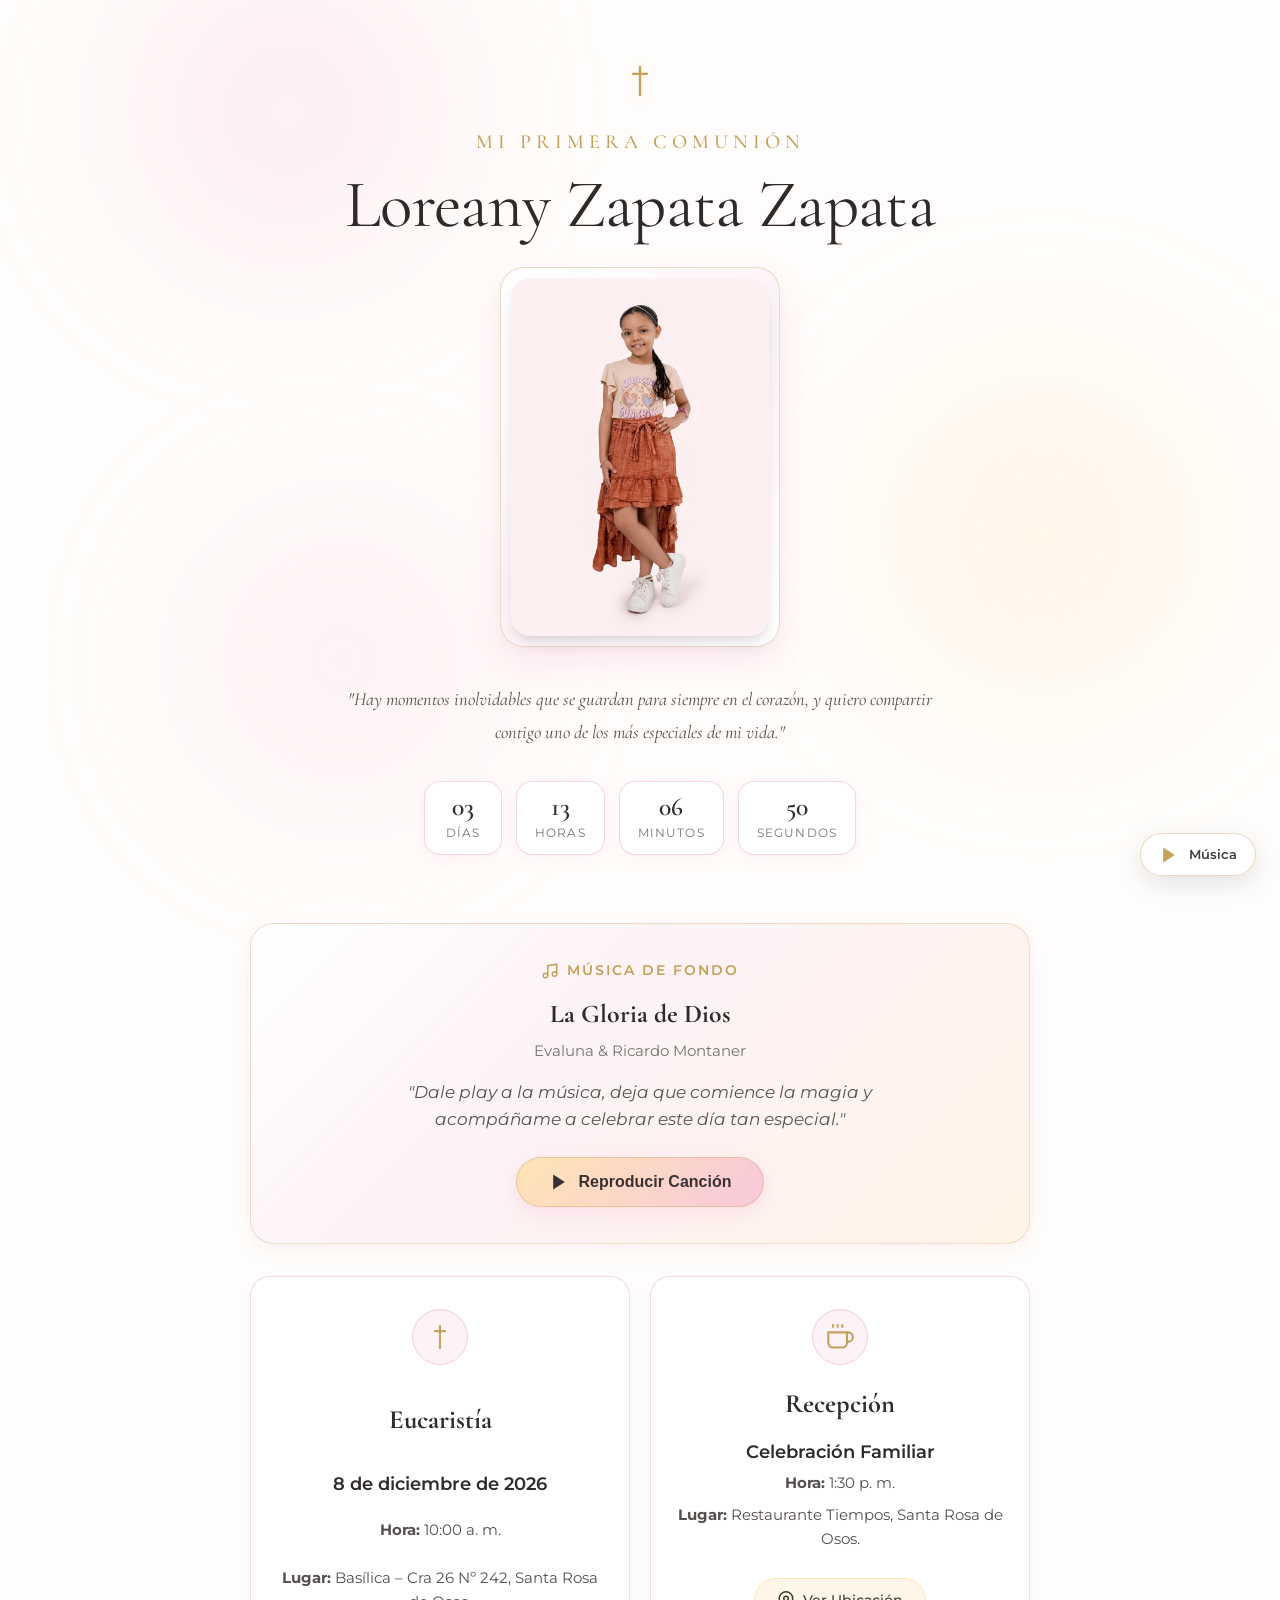
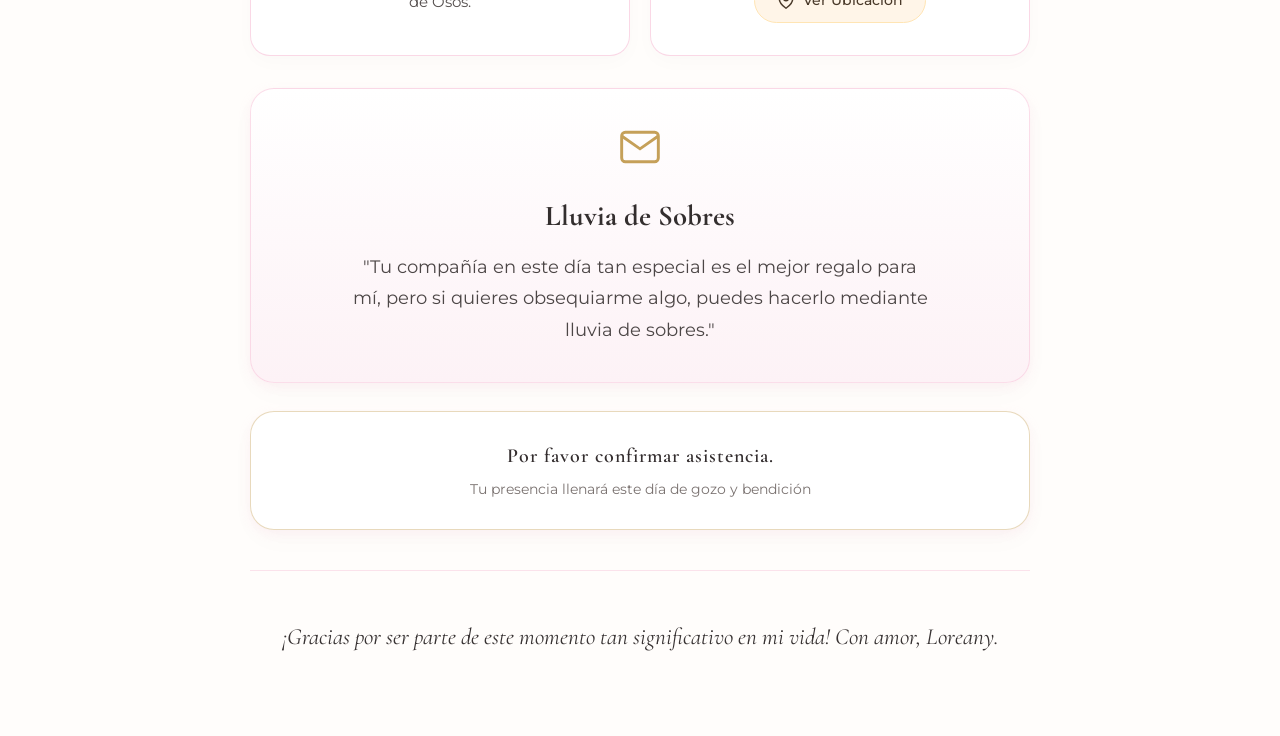
<file: invitacion.html>
<!DOCTYPE html>
<html lang="es">
<head>
  <meta charset="UTF-8">
  <meta name="viewport" content="width=device-width, initial-scale=1.0">
  <title>Mi Primera Comunión - Loreany Zapata Zapata</title>
  <link rel="preconnect" href="https://fonts.googleapis.com">
  <link rel="preconnect" href="https://fonts.gstatic.com" crossorigin>
  <link href="https://fonts.googleapis.com/css2?family=Cormorant+Garamond:ital,wght@0,300;0,400;0,600;1,400&family=Great+Vibes&family=Montserrat:wght@300;400;500;600&family=Playfair+Display:ital,wght@0,400;0,600;1,400&display=swap" rel="stylesheet">
  <style>
    :root {
      --bg-white: #FFFFFF;
      --bg-cream: #FFFDFB;
      --pink-pastel: #F8C8DC;
      --pink-soft: #FDF2F6;
      --peach-pastel: #FFE5B4;
      --peach-soft: #FFF5E8;
      --gold-accent: #C5A059;
      --gold-light: #E8D3A2;
      --text-dark: #3F3B3B;
      --text-muted: #7A7270;
    }

    * {
      box-sizing: border-box;
      margin: 0;
      padding: 0;
    }

    body {
      font-family: 'Montserrat', sans-serif;
      background-color: var(--bg-cream);
      color: var(--text-dark);
      line-height: 1.6;
      overflow-x: hidden;
    }

    .container {
      max-width: 820px;
      margin: 0 auto;
      padding: 0 20px;
    }

    .serif-title {
      font-family: 'Cormorant Garamond', Georgia, serif;
    }

    .script-title {
      font-family: 'Great Vibes', cursive;
    }

    /* Ambient background gradient elements */
    .bg-glow {
      position: fixed;
      border-radius: 50%;
      filter: blur(80px);
      z-index: -1;
      opacity: 0.6;
      pointer-events: none;
    }
    .glow-1 {
      top: -50px;
      left: 10%;
      width: 320px;
      height: 320px;
      background: rgba(248, 200, 220, 0.45);
    }
    .glow-2 {
      top: 40%;
      right: 5%;
      width: 350px;
      height: 350px;
      background: rgba(255, 229, 180, 0.4);
    }
    .glow-3 {
      bottom: 10%;
      left: 15%;
      width: 300px;
      height: 300px;
      background: rgba(248, 200, 220, 0.35);
    }

    /* Hero Section */
    .hero {
      text-align: center;
      padding: 60px 20px 40px;
      position: relative;
    }

    .cross-icon {
      display: inline-block;
      margin-bottom: 16px;
      color: var(--gold-accent);
      filter: drop-shadow(0 2px 4px rgba(197, 160, 89, 0.2));
    }

    .hero-kicker {
      font-size: 1.25rem;
      letter-spacing: 0.25em;
      text-transform: uppercase;
      color: var(--gold-accent);
      font-weight: 500;
      margin-bottom: 8px;
    }

    .hero-name {
      font-size: clamp(2.5rem, 6vw, 4.2rem);
      font-weight: 400;
      line-height: 1.15;
      color: #2F2A2A;
      margin-bottom: 24px;
      letter-spacing: -0.01em;
    }

    /* Photo container with rounded-3xl and shadow-lg */
    .photo-arch-wrapper {
      position: relative;
      width: 280px;
      max-width: 85%;
      height: 380px;
      margin: 0 auto 36px;
      padding: 10px;
      background: linear-gradient(135deg, #FFFFFF, var(--pink-soft), #FFFFFF);
      border-radius: 24px;
      box-shadow: 0 15px 35px rgba(248, 200, 220, 0.4), 0 5px 15px rgba(0,0,0,0.03);
      border: 1px solid rgba(197, 160, 89, 0.35);
    }

    .photo-arch {
      width: 100%;
      height: 100%;
      border-radius: 20px;
      box-shadow: 0 10px 15px -3px rgba(0, 0, 0, 0.1), 0 4px 6px -2px rgba(0, 0, 0, 0.05);
      object-fit: cover;
      object-position: top;
      display: block;
    }

    .intro-quote {
      max-width: 620px;
      margin: 0 auto;
      font-size: 1.15rem;
      font-style: italic;
      color: #554F4E;
      line-height: 1.8;
      position: relative;
      padding: 0 15px;
    }

    /* Countdown bar */
    .countdown-container {
      margin: 32px auto 0;
      display: flex;
      justify-content: center;
      gap: 14px;
      flex-wrap: wrap;
    }

    .countdown-card {
      background: #FFFFFF;
      border: 1px solid rgba(248, 200, 220, 0.8);
      border-radius: 16px;
      padding: 12px 18px;
      min-width: 78px;
      text-align: center;
      box-shadow: 0 4px 15px rgba(248, 200, 220, 0.2);
    }

    .countdown-num {
      font-size: 1.6rem;
      font-weight: 600;
      color: #332E2E;
      font-family: 'Cormorant Garamond', Georgia, serif;
      line-height: 1;
    }

    .countdown-label {
      font-size: 0.72rem;
      text-transform: uppercase;
      letter-spacing: 0.1em;
      color: var(--text-muted);
      margin-top: 4px;
    }

    /* Music Section */
    .section-card {
      background: rgba(255, 255, 255, 0.92);
      border-radius: 24px;
      border: 1px solid rgba(248, 200, 220, 0.6);
      padding: 36px 28px;
      margin: 28px auto;
      box-shadow: 0 10px 30px rgba(0, 0, 0, 0.02), 0 4px 12px rgba(248, 200, 220, 0.18);
      position: relative;
      backdrop-filter: blur(8px);
    }

    .music-box {
      text-align: center;
      background: linear-gradient(135deg, rgba(255,255,255,0.98), var(--pink-soft) 40%, var(--peach-soft) 100%);
      border: 1px solid rgba(197, 160, 89, 0.3);
    }

    .music-badge {
      display: inline-flex;
      align-items: center;
      gap: 8px;
      color: var(--gold-accent);
      font-size: 0.85rem;
      letter-spacing: 0.15em;
      text-transform: uppercase;
      font-weight: 600;
      margin-bottom: 12px;
    }

    .music-title {
      font-size: 1.6rem;
      color: #2F2A2A;
      margin-bottom: 4px;
    }

    .music-artist {
      font-size: 0.95rem;
      color: var(--text-muted);
      margin-bottom: 16px;
    }

    .music-inspire {
      font-size: 1.05rem;
      font-style: italic;
      color: #5A5352;
      max-width: 540px;
      margin: 0 auto 24px;
      line-height: 1.6;
    }

    .play-btn {
      display: inline-flex;
      align-items: center;
      gap: 10px;
      background: linear-gradient(135deg, #FFE5B4, #F8C8DC);
      color: #3B3133;
      border: 1px solid rgba(197, 160, 89, 0.4);
      padding: 14px 32px;
      border-radius: 50px;
      font-size: 1rem;
      font-weight: 600;
      cursor: pointer;
      box-shadow: 0 6px 18px rgba(248, 200, 220, 0.5);
      transition: all 0.3s ease;
    }

    .play-btn:hover {
      transform: translateY(-2px);
      box-shadow: 0 10px 24px rgba(248, 200, 220, 0.7);
    }

    /* Event Details Grid */
    .details-grid {
      display: grid;
      grid-template-columns: repeat(auto-fit, minmax(280px, 1fr));
      gap: 20px;
      margin: 32px 0;
    }

    .detail-card {
      background: #FFFFFF;
      border-radius: 20px;
      padding: 32px 24px;
      border: 1px solid rgba(248, 200, 220, 0.7);
      text-align: center;
      box-shadow: 0 6px 20px rgba(0, 0, 0, 0.02);
      display: flex;
      flex-direction: column;
      align-items: center;
      justify-content: space-between;
      position: relative;
    }

    .detail-icon-circle {
      width: 56px;
      height: 56px;
      border-radius: 50%;
      background: var(--pink-soft);
      border: 1px solid var(--pink-pastel);
      display: flex;
      align-items: center;
      justify-content: center;
      margin-bottom: 18px;
      color: var(--gold-accent);
    }

    .detail-card-title {
      font-size: 1.65rem;
      color: #312C2C;
      margin-bottom: 12px;
    }

    .detail-item {
      margin-bottom: 8px;
      font-size: 0.95rem;
      color: #554F4E;
    }

    .detail-highlight {
      font-size: 1.15rem;
      font-weight: 600;
      color: #2F2A2A;
      margin-bottom: 4px;
    }

    .btn-maps {
      display: inline-flex;
      align-items: center;
      gap: 8px;
      background: #FFFFFF;
      border: 1px solid var(--peach-pastel);
      background-color: var(--peach-soft);
      color: #4A3A2A;
      padding: 10px 22px;
      border-radius: 50px;
      text-decoration: none;
      font-weight: 500;
      font-size: 0.9rem;
      margin-top: 18px;
      transition: all 0.2s ease;
    }

    .btn-maps:hover {
      background: var(--peach-pastel);
      transform: translateY(-1px);
    }

    /* Envelope Gift Section */
    .gift-box {
      text-align: center;
      background: linear-gradient(to bottom, #FFFFFF, var(--pink-soft));
    }

    .envelope-icon {
      width: 52px;
      height: 52px;
      margin: 0 auto 16px;
      color: var(--gold-accent);
    }

    .gift-text {
      max-width: 580px;
      margin: 0 auto;
      font-size: 1.1rem;
      line-height: 1.8;
      color: #4C4646;
    }

    /* Attendance confirmation section */
    .rsvp-box {
      text-align: center;
      background: #FFFFFF;
      border: 1px solid rgba(197, 160, 89, 0.4);
      padding: 28px 24px;
    }

    .rsvp-notice {
      font-size: 1.25rem;
      font-weight: 600;
      letter-spacing: 0.05em;
      color: #332D2E;
    }

    .rsvp-subtext {
      font-size: 0.9rem;
      color: var(--text-muted);
      margin-top: 6px;
    }

    /* Footer */
    footer {
      text-align: center;
      padding: 48px 20px 60px;
      border-top: 1px solid rgba(248, 200, 220, 0.5);
      margin-top: 40px;
    }

    .footer-thanks {
      font-size: 1.45rem;
      font-style: italic;
      color: #383333;
      margin-bottom: 20px;
    }


    /* Floating music pill */
    .floating-audio-widget {
      position: fixed;
      bottom: 24px;
      right: 24px;
      z-index: 999;
      background: rgba(255, 255, 255, 0.95);
      backdrop-filter: blur(10px);
      border: 1px solid rgba(197, 160, 89, 0.4);
      padding: 10px 18px;
      border-radius: 50px;
      box-shadow: 0 8px 24px rgba(0, 0, 0, 0.1);
      display: flex;
      align-items: center;
      gap: 10px;
      cursor: pointer;
      transition: all 0.2s ease;
    }
    .floating-audio-widget:hover {
      transform: scale(1.03);
    }

    .eq-bar {
      display: inline-block;
      width: 3px;
      height: 14px;
      background-color: var(--gold-accent);
      border-radius: 2px;
      animation: bounce 1s infinite alternate;
    }
    .eq-bar:nth-child(2) { animation-delay: 0.2s; height: 18px; }
    .eq-bar:nth-child(3) { animation-delay: 0.4s; height: 10px; }

    @keyframes bounce {
      0% { height: 6px; }
      100% { height: 18px; }
    }
  </style>
</head>
<body>
  <div class="bg-glow glow-1"></div>
  <div class="bg-glow glow-2"></div>
  <div class="bg-glow glow-3"></div>

  <!-- Hidden YouTube iframe player -->
  <div style="position: absolute; width: 1px; height: 1px; opacity: 0; pointer-events: none; overflow: hidden;">
    <iframe id="ytplayer" width="200" height="200" src="https://www.youtube.com/embed/LRsgqFu5c1o?enablejsapi=1&playsinline=1" title="La Gloria de Dios" allow="autoplay"></iframe>
  </div>

  <div class="container">
    <!-- Hero Section -->
    <header class="hero">
      <div class="cross-icon">
        <svg width="34" height="42" viewBox="0 0 24 24" fill="none" stroke="currentColor" stroke-width="1.6" stroke-linecap="round" stroke-linejoin="round">
          <path d="M12 2v20M7 7h10"/>
        </svg>
      </div>

      <p class="hero-kicker serif-title">Mi Primera Comunión</p>
      <h1 class="hero-name serif-title">Loreany Zapata Zapata</h1>

      <div class="photo-arch-wrapper">
        <img class="photo-arch" src="/src/assets/images/Gemini_Generated_Image_uj01hsuj01hsuj01.jfif" alt="Loreany Zapata Zapata - Primera Comunión">
      </div>

      <p class="intro-quote serif-title">
        "Hay momentos inolvidables que se guardan para siempre en el corazón, y quiero compartir contigo uno de los más especiales de mi vida."
      </p>

      <!-- Countdown -->
      <div class="countdown-container" id="countdown">
        <div class="countdown-card">
          <div class="countdown-num" id="days">--</div>
          <div class="countdown-label">Días</div>
        </div>
        <div class="countdown-card">
          <div class="countdown-num" id="hours">--</div>
          <div class="countdown-label">Horas</div>
        </div>
        <div class="countdown-card">
          <div class="countdown-num" id="minutes">--</div>
          <div class="countdown-label">Minutos</div>
        </div>
        <div class="countdown-card">
          <div class="countdown-num" id="seconds">--</div>
          <div class="countdown-label">Segundos</div>
        </div>
      </div>
    </header>

    <!-- Music Player Section -->
    <section class="section-card music-box">
      <div class="music-badge">
        <svg width="18" height="18" viewBox="0 0 24 24" fill="none" stroke="currentColor" stroke-width="2">
          <path d="M9 18V5l12-2v13"></path>
          <circle cx="6" cy="18" r="3"></circle>
          <circle cx="18" cy="16" r="3"></circle>
        </svg>
        Música de Fondo
      </div>
      <h2 class="serif-title music-title">La Gloria de Dios</h2>
      <p class="music-artist">Evaluna & Ricardo Montaner</p>

      <p class="music-inspire">
        "Dale play a la música, deja que comience la magia y acompáñame a celebrar este día tan especial."
      </p>

      <button id="togglePlayBtn" class="play-btn" type="button">
        <svg id="playIcon" width="20" height="20" viewBox="0 0 24 24" fill="currentColor">
          <polygon points="5 3 19 12 5 21 5 3"></polygon>
        </svg>
        <span id="playText">Reproducir Canción</span>
      </button>
    </section>

    <!-- Event Details Grid -->
    <section class="details-grid">
      <!-- Eucaristía -->
      <article class="detail-card">
        <div class="detail-icon-circle">
          <svg width="28" height="28" viewBox="0 0 24 24" fill="none" stroke="currentColor" stroke-width="1.8">
            <path d="M12 2v20M7 7h10"/>
          </svg>
        </div>
        <h3 class="serif-title detail-card-title">Eucaristía</h3>
        <p class="detail-highlight">8 de diciembre de 2026</p>
        <p class="detail-item"><strong>Hora:</strong> 10:00 a. m.</p>
        <p class="detail-item"><strong>Lugar:</strong> Basílica – Cra 26 Nº 242, Santa Rosa de Osos.</p>
      </article>

      <!-- Recepción -->
      <article class="detail-card">
        <div class="detail-icon-circle">
          <svg width="28" height="28" viewBox="0 0 24 24" fill="none" stroke="currentColor" stroke-width="1.8">
            <path d="M18 8h1a4 4 0 0 1 0 8h-1"></path>
            <path d="M2 8h16v9a4 4 0 0 1-4 4H6a4 4 0 0 1-4-4V8z"></path>
            <line x1="6" y1="1" x2="6" y2="4"></line>
            <line x1="10" y1="1" x2="10" y2="4"></line>
            <line x1="14" y1="1" x2="14" y2="4"></line>
          </svg>
        </div>
        <h3 class="serif-title detail-card-title">Recepción</h3>
        <p class="detail-highlight">Celebración Familiar</p>
        <p class="detail-item"><strong>Hora:</strong> 1:30 p. m.</p>
        <p class="detail-item"><strong>Lugar:</strong> Restaurante Tiempos, Santa Rosa de Osos.</p>
        
        <a href="https://maps.app.goo.gl/wNUr5r8tPXLYmGvz6" target="_blank" rel="noopener noreferrer" class="btn-maps">
          <svg width="18" height="18" viewBox="0 0 24 24" fill="none" stroke="currentColor" stroke-width="2">
            <path d="M21 10c0 7-9 13-9 13s-9-6-9-13a9 9 0 0 1 18 0z"></path>
            <circle cx="12" cy="10" r="3"></circle>
          </svg>
          Ver Ubicación
        </a>
      </article>
    </section>

    <!-- Gift Suggestion Section (Lluvia de Sobres) -->
    <section class="section-card gift-box">
      <div class="envelope-icon">
        <svg width="44" height="44" viewBox="0 0 24 24" fill="none" stroke="currentColor" stroke-width="1.6">
          <path d="M4 4h16c1.1 0 2 .9 2 2v12c0 1.1-.9 2-2 2H4c-1.1 0-2-.9-2-2V6c0-1.1.9-2 2-2z"></path>
          <polyline points="22,6 12,13 2,6"></polyline>
        </svg>
      </div>
      <h3 class="serif-title" style="font-size: 1.8rem; margin-bottom: 12px; color: #332E2E;">Lluvia de Sobres</h3>
      <p class="gift-text">
        "Tu compañía en este día tan especial es el mejor regalo para mí, pero si quieres obsequiarme algo, puedes hacerlo mediante lluvia de sobres."
      </p>
    </section>

    <!-- Attendance Information Section -->
    <section class="section-card rsvp-box">
      <p class="rsvp-notice serif-title">Por favor confirmar asistencia.</p>
      <p class="rsvp-subtext">Tu presencia llenará este día de gozo y bendición</p>
    </section>

    <!-- Footer -->
    <footer>
      <p class="footer-thanks serif-title">
        ¡Gracias por ser parte de este momento tan significativo en mi vida! Con amor, Loreany.
      </p>

    </footer>
  </div>

  <!-- Floating Audio Widget -->
  <div id="floatingWidget" class="floating-audio-widget" title="Controlar Música">
    <div id="eqBars" style="display: none; align-items: flex-end; gap: 3px;">
      <span class="eq-bar"></span>
      <span class="eq-bar"></span>
      <span class="eq-bar"></span>
    </div>
    <svg id="floatingIcon" width="20" height="20" viewBox="0 0 24 24" fill="currentColor" style="color: var(--gold-accent);">
      <polygon points="5 3 19 12 5 21 5 3"></polygon>
    </svg>
    <span id="floatingText" style="font-size: 0.82rem; font-weight: 600; color: #443B3B;">Música</span>
  </div>

  <script>
    var isPlaying = false;
    var player = document.getElementById('ytplayer');
    var toggleBtn = document.getElementById('togglePlayBtn');
    var playText = document.getElementById('playText');
    var playIcon = document.getElementById('playIcon');
    var floatingWidget = document.getElementById('floatingWidget');
    var floatingText = document.getElementById('floatingText');
    var floatingIcon = document.getElementById('floatingIcon');
    var eqBars = document.getElementById('eqBars');

    function sendYtCommand(action, value) {
      if (!player || !player.contentWindow) return;
      player.contentWindow.postMessage(JSON.stringify({
        event: 'command',
        func: action,
        args: value || []
      }), '*');
    }

    function toggleMusic() {
      if (!isPlaying) {
        sendYtCommand('playVideo');
        isPlaying = true;
        updateUI(true);
      } else {
        sendYtCommand('pauseVideo');
        isPlaying = false;
        updateUI(false);
      }
    }

    function updateUI(playing) {
      if (playing) {
        playText.textContent = 'Pausar Canción';
        playIcon.innerHTML = '<rect x="6" y="4" width="4" height="16"></rect><rect x="14" y="4" width="4" height="16"></rect>';
        floatingText.textContent = 'Sonando: La Gloria de Dios';
        floatingIcon.style.display = 'none';
        eqBars.style.display = 'inline-flex';
      } else {
        playText.textContent = 'Reproducir Canción';
        playIcon.innerHTML = '<polygon points="5 3 19 12 5 21 5 3"></polygon>';
        floatingText.textContent = 'Música';
        floatingIcon.style.display = 'inline-block';
        floatingIcon.innerHTML = '<polygon points="5 3 19 12 5 21 5 3"></polygon>';
        eqBars.style.display = 'none';
      }
    }

    toggleBtn.addEventListener('click', toggleMusic);
    floatingWidget.addEventListener('click', toggleMusic);

    // Countdown Timer calculation
    var targetDate = new Date('2026-12-08T10:00:00-05:00').getTime();

    function updateCountdown() {
      var now = new Date().getTime();
      var distance = targetDate - now;

      if (distance < 0) {
        document.getElementById('days').innerText = '00';
        document.getElementById('hours').innerText = '00';
        document.getElementById('minutes').innerText = '00';
        document.getElementById('seconds').innerText = '00';
        return;
      }

      var days = Math.floor(distance / (1000 * 60 * 60 * 24));
      var hours = Math.floor((distance % (1000 * 60 * 60 * 24)) / (1000 * 60 * 60));
      var minutes = Math.floor((distance % (1000 * 60 * 60)) / (1000 * 60));
      var seconds = Math.floor((distance % (1000 * 60)) / 1000);

      document.getElementById('days').innerText = days < 10 ? '0' + days : days;
      document.getElementById('hours').innerText = hours < 10 ? '0' + hours : hours;
      document.getElementById('minutes').innerText = minutes < 10 ? '0' + minutes : minutes;
      document.getElementById('seconds').innerText = seconds < 10 ? '0' + seconds : seconds;
    }

    updateCountdown();
    setInterval(updateCountdown, 1000);
  </script>
</body>
</html>
</file>
